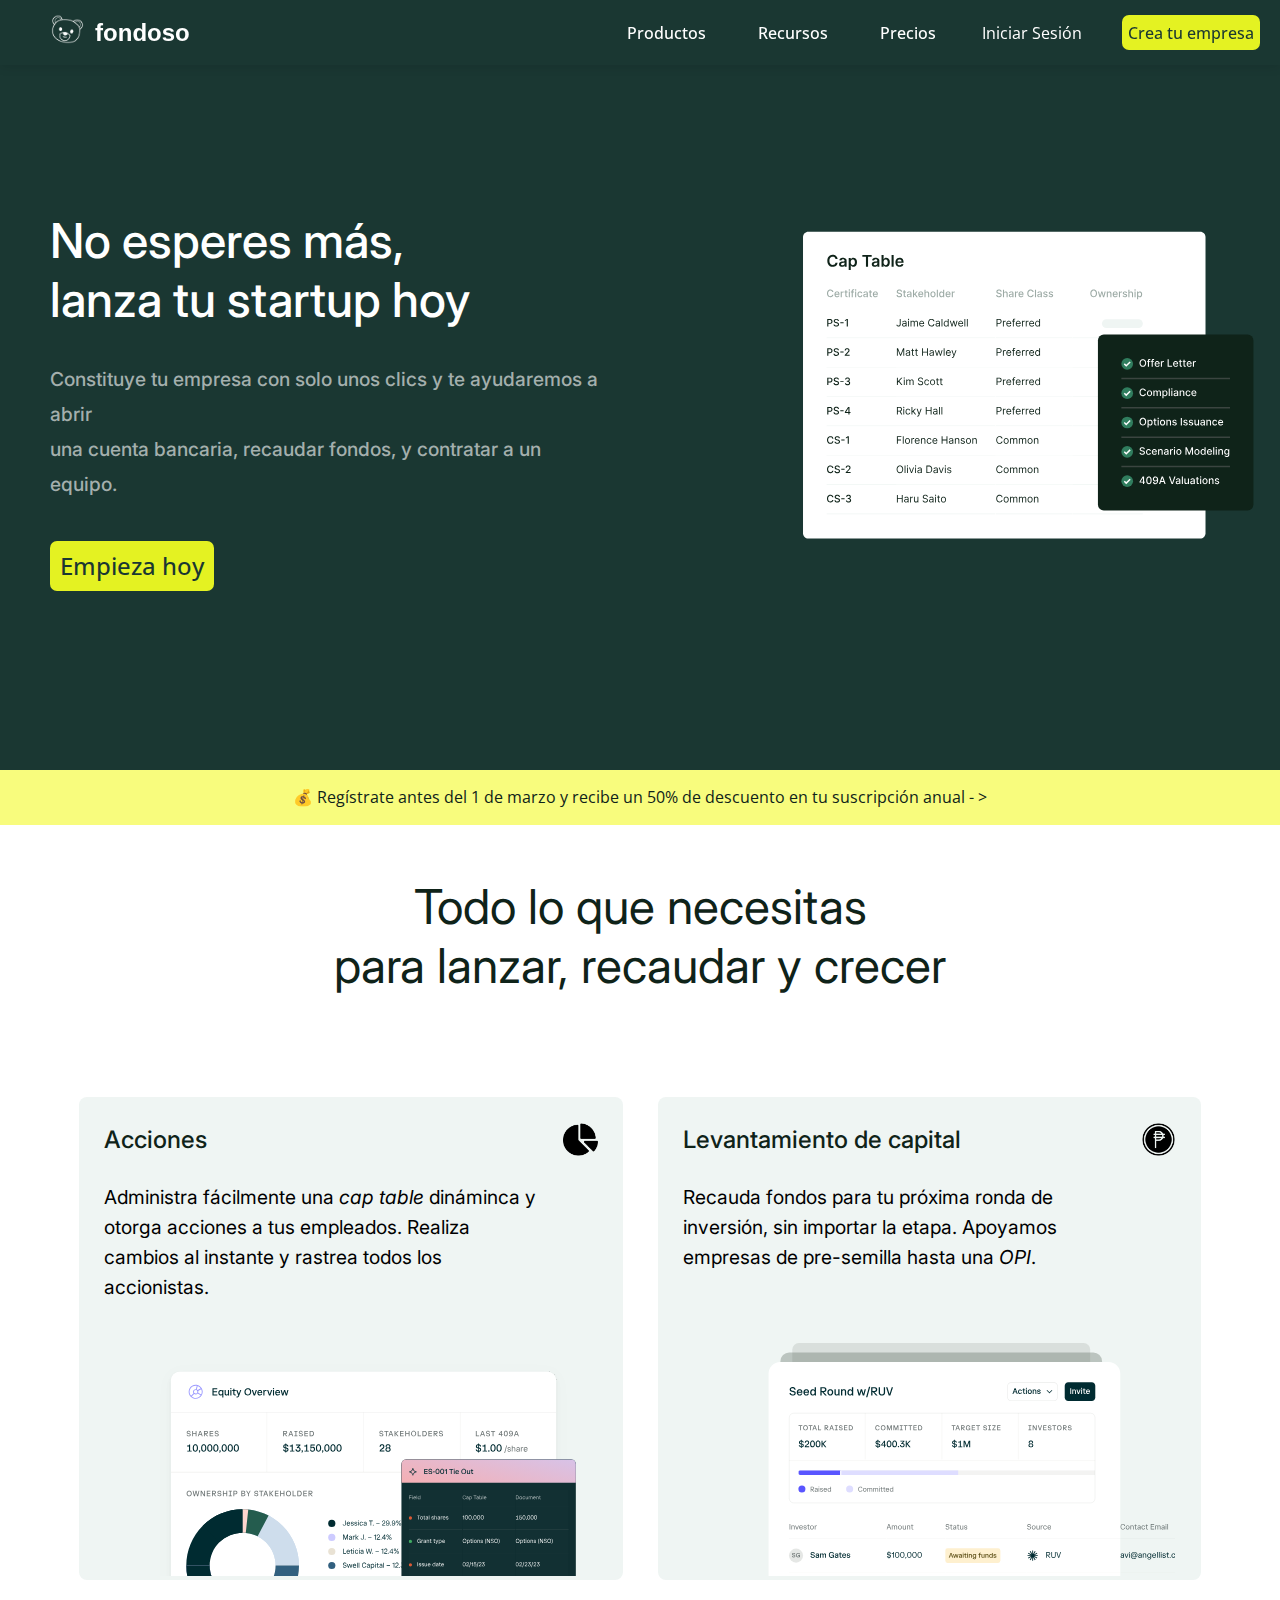
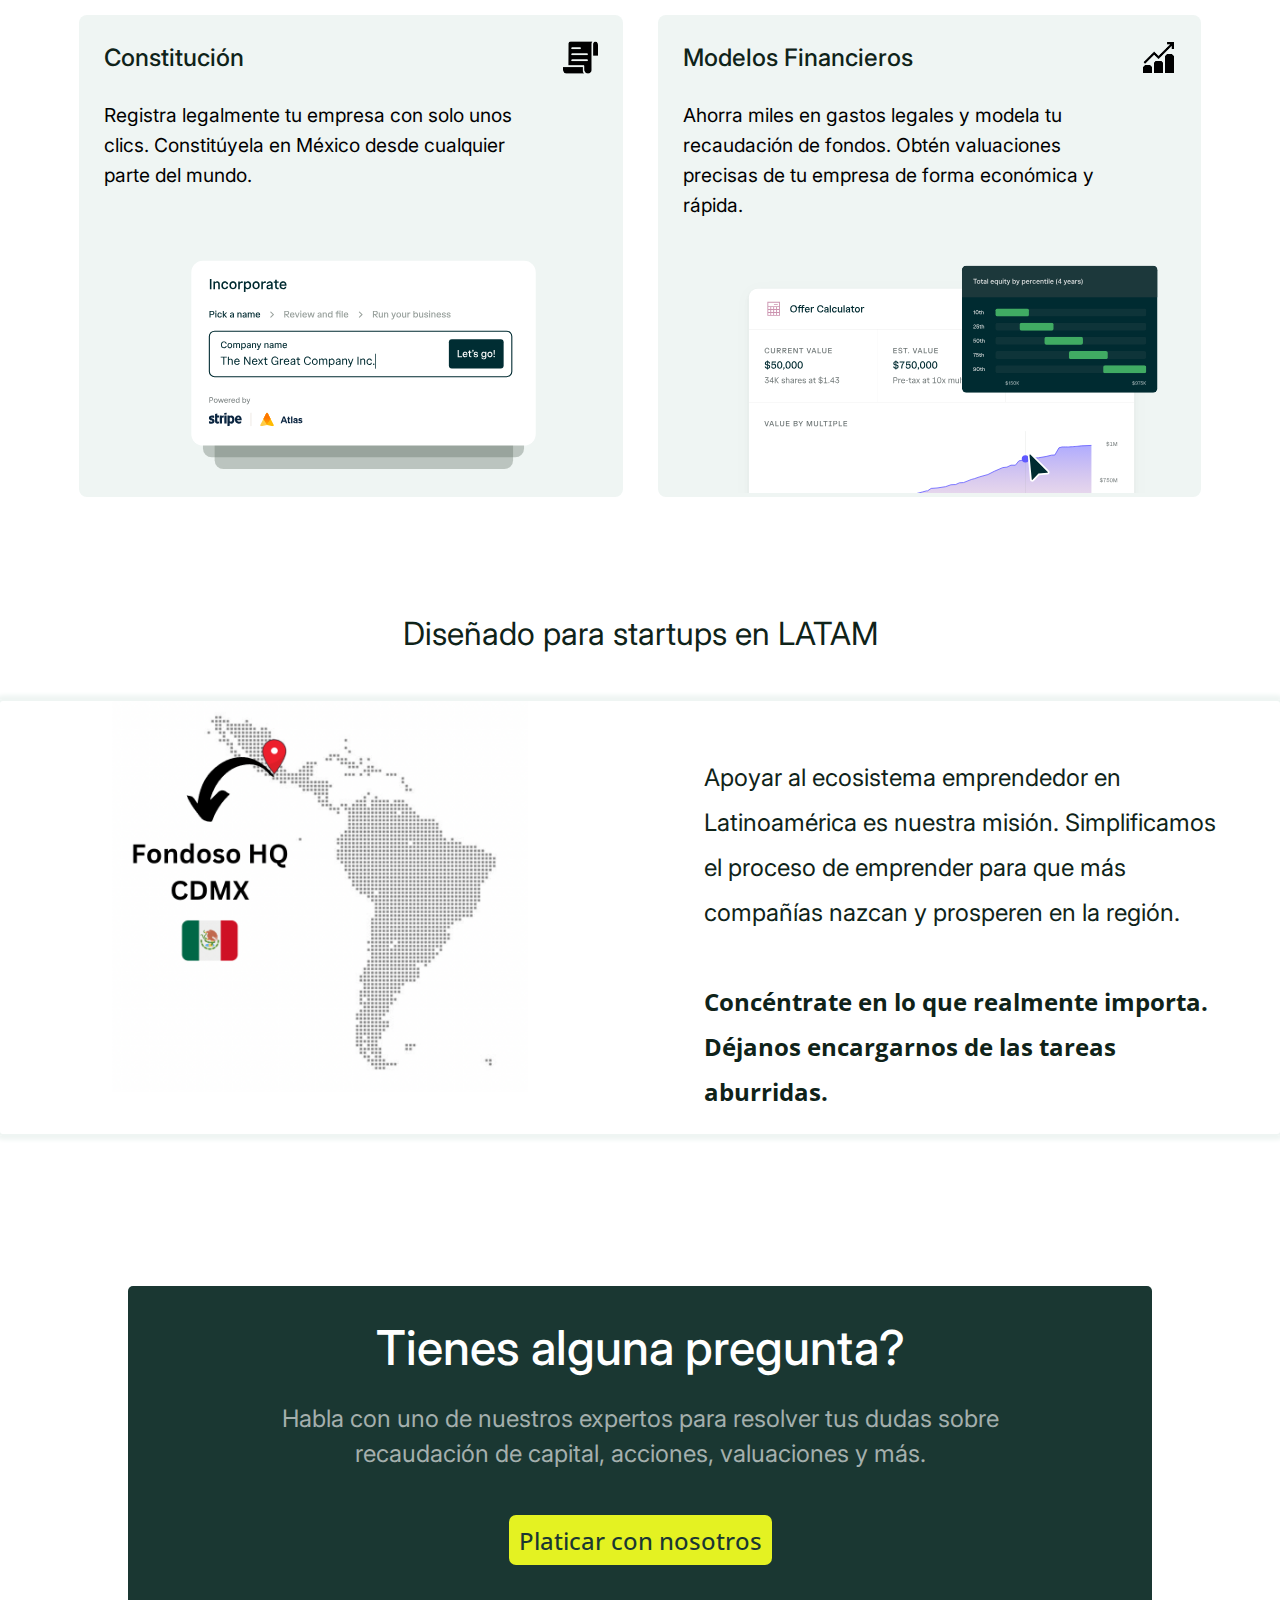
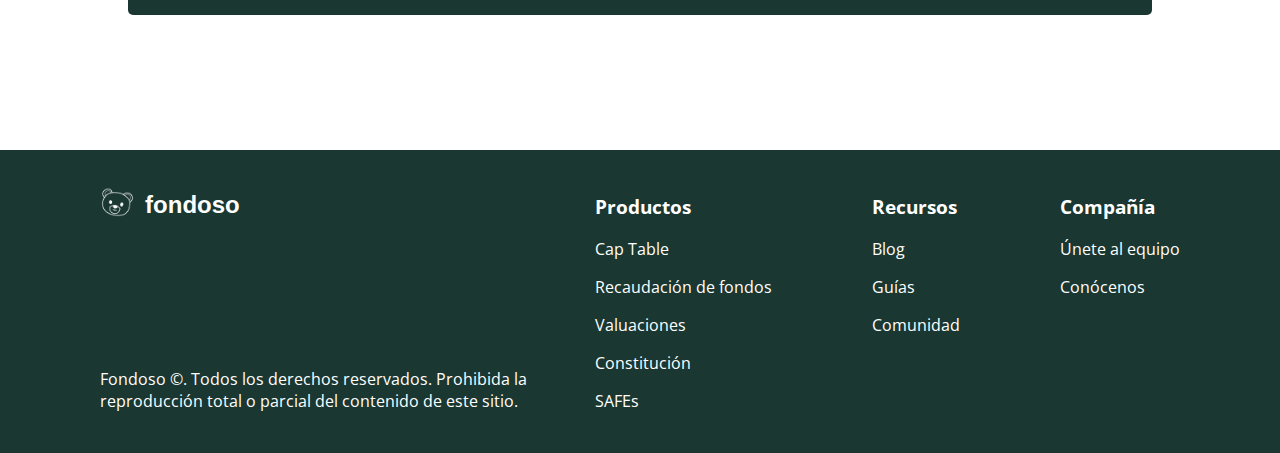
<file: index.html>
<!DOCTYPE html>
<html lang="es">
    <head>
        <meta charset="UTF-8"/>
        <meta name="viewport" content="width=device-width, initial-scale=1.0"/>
        <title>Fondoso | Lanza tu startup hoy</title>
        <link href="indexstyle.css" rel="stylesheet"/>
        <link rel="shortcut icon" href="fondoso-flaticon.png" type="favicon/ico"/>
        <link rel="stylesheet" href="https://fonts.googleapis.com/css?family=Open+Sans:400,700,800">
        <link rel="stylesheet" href="https://fonts.googleapis.com/css?family=Inter:400,700,800">
    </head>
    <body>
        <header class="header" id="header">
            <div class="left-header">
                <img id="logoimg" src="fondoso_icon_white.png" alt="fondoso icon white">
                <h1 id="header-logo" class="h logo white">fondoso</h1>
            </div>
            <div class="right-header">
                <button id="button1" class="h header-button">Productos</button>
                <button id="button2" class="h header-button">Recursos</button>
                <button id="button3" class="h header-button">Precios</button>
                <p><a id="button4" class="h" href="google.com">Iniciar Sesión</a></p>
                <button class="yellow-button">Crea tu empresa</button>
            </div>
        </header>
        <main>
            <section class="landing" id="landing" name="landing">
                <div class="left-landing">
                    <h1 class="head">No esperes más, <br> lanza tu startup hoy </h1>
                    <p>Constituye tu empresa con solo unos clics y te ayudaremos a abrir <br>una cuenta bancaria, recaudar fondos, y contratar a un equipo.</p>
                    <button class="yellow-button">Empieza hoy</button>
                </div>
                <div class="right-landing">
                    <img src="Cap-Table.svg" alt="cap table" class="cap-table-img">
                </div>
            </section>
            <div class="divider">
                <p>💰 Regístrate antes del 1 de marzo y recibe un 50% de descuento en tu suscripción anual - > </p>
            </div>
            <div class="section-two" id="section-two">
                <h1 class="tagline">Todo lo que necesitas <br>para lanzar, recaudar y crecer</h1>
                <div class="gallery">
                    <div id="item1" class="item">
                        <div class="item-top">
                            <div class="topper">
                                <h2>Acciones</h2>
                                <img id="switchImage1" src="pie-chart.png" alt="trend up icon" style="width: 35px; transition: background-color 0.3s ease-in-out;">
                            </div>
                            <p>Administra fácilmente una <em>cap table</em> dináminca y otorga acciones a tus empleados. Realiza cambios al instante y rastrea todos los accionistas.</p>
                        </div>
                        <div class="item-bottom">
                            <img src="equity.svg">
                        </div>
                    </div>
                    <div class="item" id="item2">
                        <div class="item-top">
                            <div class="topper">
                                <h2>Levantamiento de capital</h2>
                                <img id=switchImage2 src="peso.png" alt="fundraising icon" style="width: 35px; transition: background-color 0.3s ease-in-out;">
                            </div>
                            <p>Recauda fondos para tu próxima ronda de inversión, sin importar la etapa. Apoyamos empresas de pre-semilla hasta una <em>OPI</em>.</p>
                        </div>
                        <div class="item-bottom">
                            <img src="fundraising.svg">
                        </div>
                    </div>
                    <div class="item" id="item3">
                        <div class="item-top">
                            <div class="topper">
                                <h2>Constitución</h2>
                                <img id="switchImage3" src="invoice.png" alt="incorporate icon" style="width: 35px; transform: background-color 0.3s ease-in-out;">
                            </div>
                            <p>Registra legalmente tu empresa con solo unos clics. Constitúyela en México desde cualquier parte del mundo.</p>
                        </div>
                        <div class="item-bottom" id="incorporate">
                            <img src="incorporation.svg">
                        </div>
                    </div>
                    <div class="item" id="item4">
                        <div class="item-top">
                            <div class="topper">
                                <h2>Modelos Financieros</h2>
                                <img id="switchImage4" src="trend.png" alt="modeling icon" style="width: 35px; transform: background-color 0.3s ease-in-out;">
                            </div>
                            <p>Ahorra miles en gastos legales y modela tu recaudación de fondos. Obtén valuaciones precisas de tu empresa de forma económica y rápida.</p>
                        </div>
                        <div class="item-bottom">
                            <img src="modeling.svg">
                        </div>
                    </div>
                </div>
            </div>
            <div class="section-three">
                <div class="latam">
                    <div class="tag-line">
                        <h1 class="tagline2">Diseñado para startups en LATAM</h1>
                    </div>
                    <div class="side-by-side">
                        <div class="left-side">
                            <img src="ubicacion2.png" alt="mapa de latam">
                        </div>
                        <div class="right-side">
                            <p>Apoyar al ecosistema emprendedor en Latinoamérica es nuestra misión. Simplificamos el proceso de emprender para que más compañías nazcan y prosperen en la región.</p>
                            <h2 class="tagline3">Concéntrate en lo que realmente importa.<br>Déjanos encargarnos de las tareas aburridas.</h2>
                        </div>
                    </div> 
                </div>
                <div class="cta-one">
                    <h1>Tienes alguna pregunta?</h1>
                    <p>Habla con uno de nuestros expertos para resolver tus dudas sobre recaudación de capital, acciones, valuaciones y más.</p>
                    <button class="yellow-button">Platicar con nosotros</button>
                </div>
            </div>
        </main>
        <footer class="footer">
            <div class="footer-left">
                <div class="footer-left-top">
                    <img src="fondoso_icon_white.png" alt="fondoso_icon_white">
                    <h1 class="logo white">fondoso</h1>
                </div>
                <p>Fondoso ©. Todos los derechos reservados. Prohibida la reproducción total o parcial del contenido de este sitio.</p>
            </div>
            <div class="footer-right">
                <div class="col">
                    <h3>Productos</h3>
                    <p><a href="fondoso.com/equidad">Cap Table</a></p>
                    <p><a>Recaudación de fondos</a></p>
                    <p><a>Valuaciones</a></p>
                    <p><a>Constitución</a></p>
                    <p><a>SAFEs</a></p>
                </div>
                <div class="col">
                    <h3>Recursos</h3>
                    <p><a>Blog</a></p>
                    <p><a>Guías</a></p>
                    <p><a>Comunidad</a></p>
                </div>
                <div class="col">
                    <h3>Compañía</h3>
                    <p><a href="fondoso.com/trabajo"">Únete al equipo</a></p>
                    <p><a>Conócenos</a></p>
                </div>
            </div>
        </footer>
        <script>
            const header = document.getElementById('header');

            // img 1
            const parent1 = document.getElementById('item1');
            const img1 = document.getElementById('switchImage1');

            //img 2
            const parent2 = document.getElementById('item2');
            const img2 = document.getElementById('switchImage2');

            //img 3
            const parent3 = document.getElementById('item3');
            const img3 = document.getElementById('switchImage3');

            //img 4
            const parent4 = document.getElementById('item4');
            const img4 = document.getElementById('switchImage4');


            window.addEventListener('scroll', () => {
                if (window.scrollY > 150) {
                    header.classList.add('scrolled');
                } else {
                    header.classList.remove('scrolled');
                }
            });

            window.addEventListener("scroll", function () {
                const button1 = document.getElementById('button1');
                const button2 = document.getElementById('button2');
                const button3 = document.getElementById('button3');
                const button4 = document.getElementById('button4');
                const logo = document.getElementById('header-logo');
                const logoimg = document.getElementById('logoimg');
                if (window.scrollY > 750) {
                    button1.classList.add("scrolled");
                    button2.classList.add("scrolled");
                    button3.classList.add("scrolled");
                    button4.classList.add("scrolled");
                    logo.classList.add("scrolled");
                    logoimg.src = "fondoso-icon-outline-green.png";
                } else {
                    button1.classList.remove("scrolled");
                    button2.classList.remove("scrolled");
                    button3.classList.remove("scrolled");
                    button4.classList.remove("scrolled");
                    logo.classList.remove("scrolled");
                    logoimg.src = "fondoso_icon_white.png";
                }
            });
            

            //gallery item img 1
            parent1.addEventListener("mouseover", () => {
                img1.src = "right-up.png";
                img1.style.backgroundColor = "hsl(160,23%,100%)"
            });

            parent1.addEventListener("mouseout", () => {
                img1.src = "pie-chart.png";
                img1.style.backgroundColor = "transparent";
            });


            //gallery item img 2
            parent2.addEventListener("mouseover", () => {
                img2.src = "right-up.png";
                img2.style.backgroundColor = "hsl(160,23%,100%)"
            });

            parent2.addEventListener("mouseout", () => {
                img2.src = "peso.png";
                img2.style.backgroundColor = "transparent";
            });

            //gallery item img 3
            parent3.addEventListener("mouseover", () => {
                img3.src = "right-up.png";
                img3.style.backgroundColor = "hsl(160,23%,100%)"
            });

            parent3.addEventListener("mouseout", () => {
                img3.src = "invoice.png";
                img3.style.backgroundColor = "transparent";
            });

            //gallery item img 4
            parent4.addEventListener("mouseover", () => {
                img4.src = "right-up.png";
                img4.style.backgroundColor = "hsl(160,23%,100%)"
            });

            parent4.addEventListener("mouseout", () => {
                img4.src = "trend.png";
                img4.style.backgroundColor = "transparent";
            });

            const scene = new THREE.Scene();
            const camera = new THREE.PerspectiveCamera(75, window.innerWidth / window.innerHeight, 0.1, 1000);
            const renderer = new THREE.WebGLRenderer();
            renderer.setSize(window.innerWidth, window.innerHeight);
            document.body.appendChild(renderer.domElement);

            // Globe (Sphere)
            const geometry = new THREE.SphereGeometry(1, 32, 32);
            const textureLoader = new THREE.TextureLoader();
            const texture = textureLoader.load('https://upload.wikimedia.org/wikipedia/commons/8/83/Equirectangular_projection_SW.jpg');
            const material = new THREE.MeshBasicMaterial({ map: texture });
            const sphere = new THREE.Mesh(geometry, material);
            scene.add(sphere);

            // Camera Position
            camera.position.z = 3;

            // Animation
            function animate() {
                requestAnimationFrame(animate);
                sphere.rotation.y += 0.01;
                renderer.render(scene, camera);
            }
            animate();
        </script>
    </body>

</html>
</file>
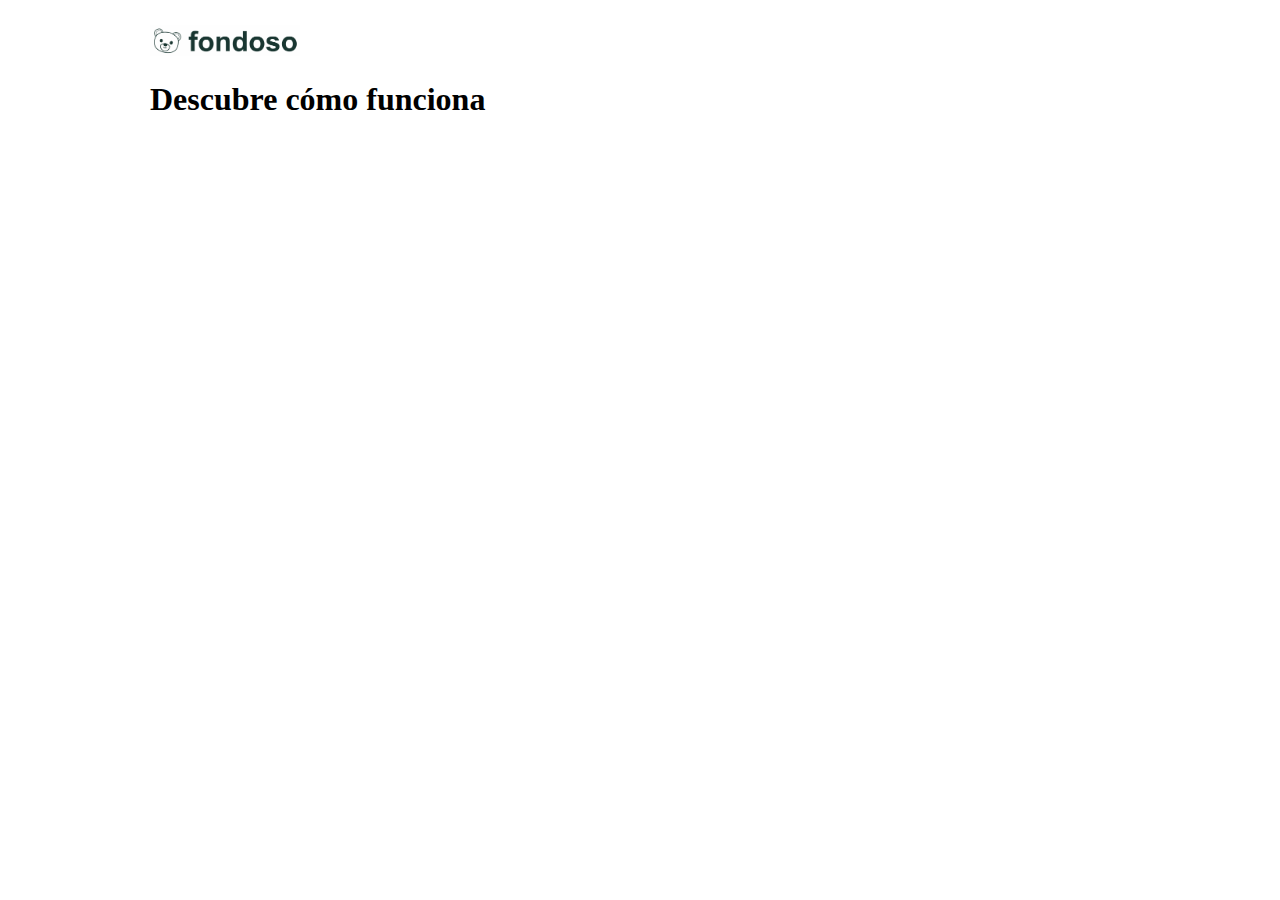
<file: registrar.html>
<!DOCTYPE html>
<html lang="es">
    <head>
        <title>Registrar</title>
        <meta charset="UTF-8"/>
        <meta name="viewport" content="width=device-width, initial-scale=1.0"/>
        <link rel="stylesheet" href="registrarstyles.css"/>
        <link rel="shortcut icon" href="fondoso-flaticon.png" type="favicon/ico"/>
        <link rel="stylesheet" href="https://fonts.googleapis.com/css?family=Open+Sans:400,700,800">
        <link rel="stylesheet" href="https://fonts.googleapis.com/css?family=Inter:400,700,800">
    </head>
    <body>
        <main>
            <img class="logo" src="fondoso-logo.png" alt="fondoso logo">
            <h1>Descubre cómo funciona</h1>
        </main>
        <footer>

        </footer>
    </body>
</html>
</file>
<file: indexstyle.css>
body {
    margin-right: 0px;
    padding-right: 0px;
    border-right: 0px;
}

.logo {
    font-family: Arial, Helvetica, sans-serif;
    font-weight: bold;
    font-size: x-large;
}

.white {
    color: white;
}

.header {
    display: flex;
    flex-direction: row;

    /* 
    background-color: #1a3732;
    */

    /* START - blur background stuff */
    background: #1a3732; /* Semi-transparent white background */
    transition: background 0.3s ease, backdrop-filter 0.3s ease, color 0.3s ease;
    backdrop-filter: none; /* Apply blur effect */
    box-shadow: 0 2px 10px rgba(0, 0, 0, 0.1);
    z-index: 1000;

    /* END - blur background stuff */

    position: fixed;
    top: 0;
    left: 0;
    align-items: center;
    justify-content: space-between;
    margin: 0;
    height: 65px;
    width: 100%;
    border: 0px;
}

.header.scrolled {
    background: rgba(255, 255, 255, 0.3); /* Semi-transparent background */
    backdrop-filter: blur(10px); /* Apply blur on scroll */
    -webkit-backdrop-filter: blur(10px); /* For Safari */
}

.h {
    transition: color 0.3s ease-in-out;
}

.h.scrolled {
    color:#1a3732;
}

.button.change-color {
    color: #1a3732 !important;
}

.header img {
    max-height: 30px;
    width: fit-content;
    padding-top: 12px;
}

body {
    margin: 0;
}

.right-header {
    padding-right: 20px;
    display: flex;
    gap: 40px;
    height: 100%;
    align-items: center;
}

.left-header {
    display: flex;
    flex-direction: row;
    padding-left: 50px;
    gap: 10px;
}

.header-button {
    border: 0;
    background-color: transparent;
    color: white;
    font-family: "Open Sans", sans-serif;
    font-weight: 500;
    font-size: medium;
}

.header-button:hover {
    color: #a4afad;
}

.right-header a {
    color: white;
    text-decoration: none;
    font-family: "Open Sans", sans-serif;
    transition: color 0.3s;
}

.right-header a:hover {
    color: #a4afad;
}

.yellow-button {
    background-color: rgb(228,242,34);
    color: #1a3732;
    font-family: "Open Sans", sans-serif;
    font-weight: 500;
    height: 55%; 
    border-radius: 7px;
    border: 0;
    transition: background-color 0.3s ease;
}

.yellow-button:hover {
    background-color: #f8fc7c;
}

.header .yellow-button {
    font-size:medium;
}

main {
    margin: 0;
}

.landing {
    background-color: #1a3732;
    color: white;
    font-family: "Inter", sans-serif;
    font-weight: 500;
    margin: 0;
    height: 770px;
    padding: 0;
    overflow: hidden;
    display: flex;
    flex-direction: row;
    align-items: center;
    justify-content: space-between;
    gap: 200px;
}

.left-landing {
    padding-left: 50px;
    width: 55%;
}

.right-landing {
    width: 45%;
    height: 75%;
    padding-right: 25px;
    display: flex;
    align-items: center;
}

.cap-table-img {
    width:100%;
    height: auto;
}

h1 {
    font-family: "Inter", sans-serif;
    font-weight: 500;
}

header {
    margin: 0;
    overflow: hidden;
    border-bottom: 0.5px solid hsl(169,35%,10%);
}

.head {
    font-size: xxx-large;
}

.left-landing p {
    font-size: larger;
    font-family: "Inter", sans-serif;
    color: #a4afad;
    line-height: 35px;
}

.left-landing .yellow-button {
    height: 50px;
    padding-left: 10px;
    padding-right: 10px;
    font-size: x-large;
    margin-top: 20px;
}

.divider {
    height: 55px;
    background-color: hsl(62, 96%, 74%);
    margin: 0;
    overflow: hidden;
    text-align: center;
}

.divider p {
    color:#0f2319;
    font-family: "Open Sans", sans-serif;
    text-align: center;

}

.section-two {
    padding-top: 20px;
    text-align: center;
    width: 100%;
    padding-bottom: 50px;
}

.tagline {
    color:#0f2319;
    font-size: xxx-large;
    font-family: "Inter", sans-serif;
    font-weight:normal;
    padding-bottom: 50px;
}

.gallery {
    display: flex;
    flex-direction: row;
    flex-wrap: wrap;
    width: 90%;
    height: 1000px;
    margin: auto;
    gap: 35px;
    justify-content: center;
    padding: 20px;
}

.item {
    display: flex;
    flex-direction: column;
    padding-left: 25px;
    width: 45%;
    background-color: #eff5f3;
    justify-content: space-between;
    overflow: hidden;
    border-radius: 8px;
    align-items: center;
    transition: transform 0.2s ease, box-shadow 0.2s ease;
}

.item:hover {
    transform: scale(1.025) translateY(-10px);
    box-shadow: 0px 20px 50px rgba(0, 0, 0, 0.25);
}

.item-top {
    text-align: left;
    display: flex;
    flex-direction: column;
    gap: 0px;
}

.topper {
    display: flex;
    justify-content: space-between;
    align-items: center;
    margin-right: 20px;
    margin-bottom: 0px;
}

.topper img {
    padding: 5px;
    max-height: 35px;
    width: auto;
    border-radius: 10px;
}

.item h2, p, a {
    font-family: "Inter", sans-serif;
}

.item h2 {
    font-weight: 500;
}

.item-top p {
    margin-top: 0px;
    font-size: larger;
    width: 85%;
    line-height: 30px;
}


.item-bottom img {
    max-width: 90%;
    height: auto;
}

.tag-line {
    display: flex;
    flex-direction: row;
    justify-content: center;
    align-items: center;
    gap: 20px;
    padding-bottom: 25px;
}

.tag-line img {
    max-width: 75px;
    height: fit-content;
}

.tagline2 {
    color:#0f2319;
    font-size: xx-large;
    font-family: "Inter", sans-serif;
    font-weight:normal;
}

.latam {
    text-align: center;
    display: flex;
    flex-direction: column;
    align-items: center;
    margin-top: 25px;
}

.cta-one {
    width: 80%;
    background-color:#1a3732;
    display: flex;
    flex-direction: column;
    align-items: center;
    justify-content: center;
    border-radius: 5px;
    margin: 100px auto;
    color: white;
    text-align: center;
}

.cta-one h1 {
    font-size: xxx-large;
    margin-bottom: 0px;
}

.cta-one p {
    font-size: x-large;
    font-family: "Inter", sans-serif;
    color:#a4afad;
    max-width: 75%;
    line-height: 35px;
}

.cta-one button {
    height: 50px;
    padding-left: 10px;
    padding-right: 10px;
    font-size: x-large;
    margin-top: 20px;
    margin-bottom: 50px;
}

.side-by-side {
    display: flex;
    flex-direction: flex;
    justify-content: space-between;
    width: 100%;
    margin-bottom: 50px;
    border: 2px solid #eff5f3;
    border-radius: 5px;
    box-shadow: 0px 0px 4px 4px #eff5f3;
}

.left-side {
    width: 50%;
    height: 100%;
}

.left-side img {
    max-width: 65%;
    height: fit-content;

}

.right-side {
    width: 50%;
    height: 100%;
    text-align: left;
    display: flex;
    flex-direction: column;
    align-items: center;
    font-family: "Open Sans", sans-serif;
    padding-top: 30px;
}  

.right-side p, h2 {
    width: 80%;
    line-height: 45px;
    font-size: x-large;
    font-family: "Inter", sans-serif;
    color:#0f2319;
}

.section-three {
    padding-bottom: 35px;
}

.tagline3 {
    font-weight: bold;
    font-size: x-large;
    font-family: "Open Sans", sans-serif;
    color:#0f2319;
}

.footer {
    padding-top: 25px;
    display: flex;
    flex-direction: row;
    background-color: #1a3732;
    padding-bottom: 25px;
}

.footer-left {
    width: 40%;
}

.footer-right {
    width: 50%;
}

.footer-right {
    display: flex;
    flex-direction: row;
    gap: 100px;
    justify-content: flex-end;
    padding-right: 100px;
    color: white;
}

.footer-right p, h3 {
    font-family: "Open Sans", sans-serif;
}

.footer-left {
    padding-left: 100px;
    display: flex;
    flex-direction: column;
    justify-content: space-between;
}

.footer-left-top {
    display: flex;
    flex-direction: row;
    gap: 10px;
}

.footer-left p {
    color: white;
    font-family: "Open Sans", sans-serif;
}

.footer-left img {
    max-height: 30px;
    width: fit-content;
    padding-top: 12px;
}

.col h3 {
    color: white;
    font-family: "Open Sans", sans-serif;
}

.footer a {
    text-decoration: none;
    color: white;
    transition: color 0.3s;
    font-family: "Open Sans", sans-serif;
}

.footer a:hover {
    color:#a4afad;
}
</file>
<file: registrarstyles.css>
body {
    margin-top: 25px;
    margin-left: 150px;
    margin-right: 25px;
    margin-bottom: 50px;
}

.logo {
    max-width: 150px;
    height: auto;
}
</file>
